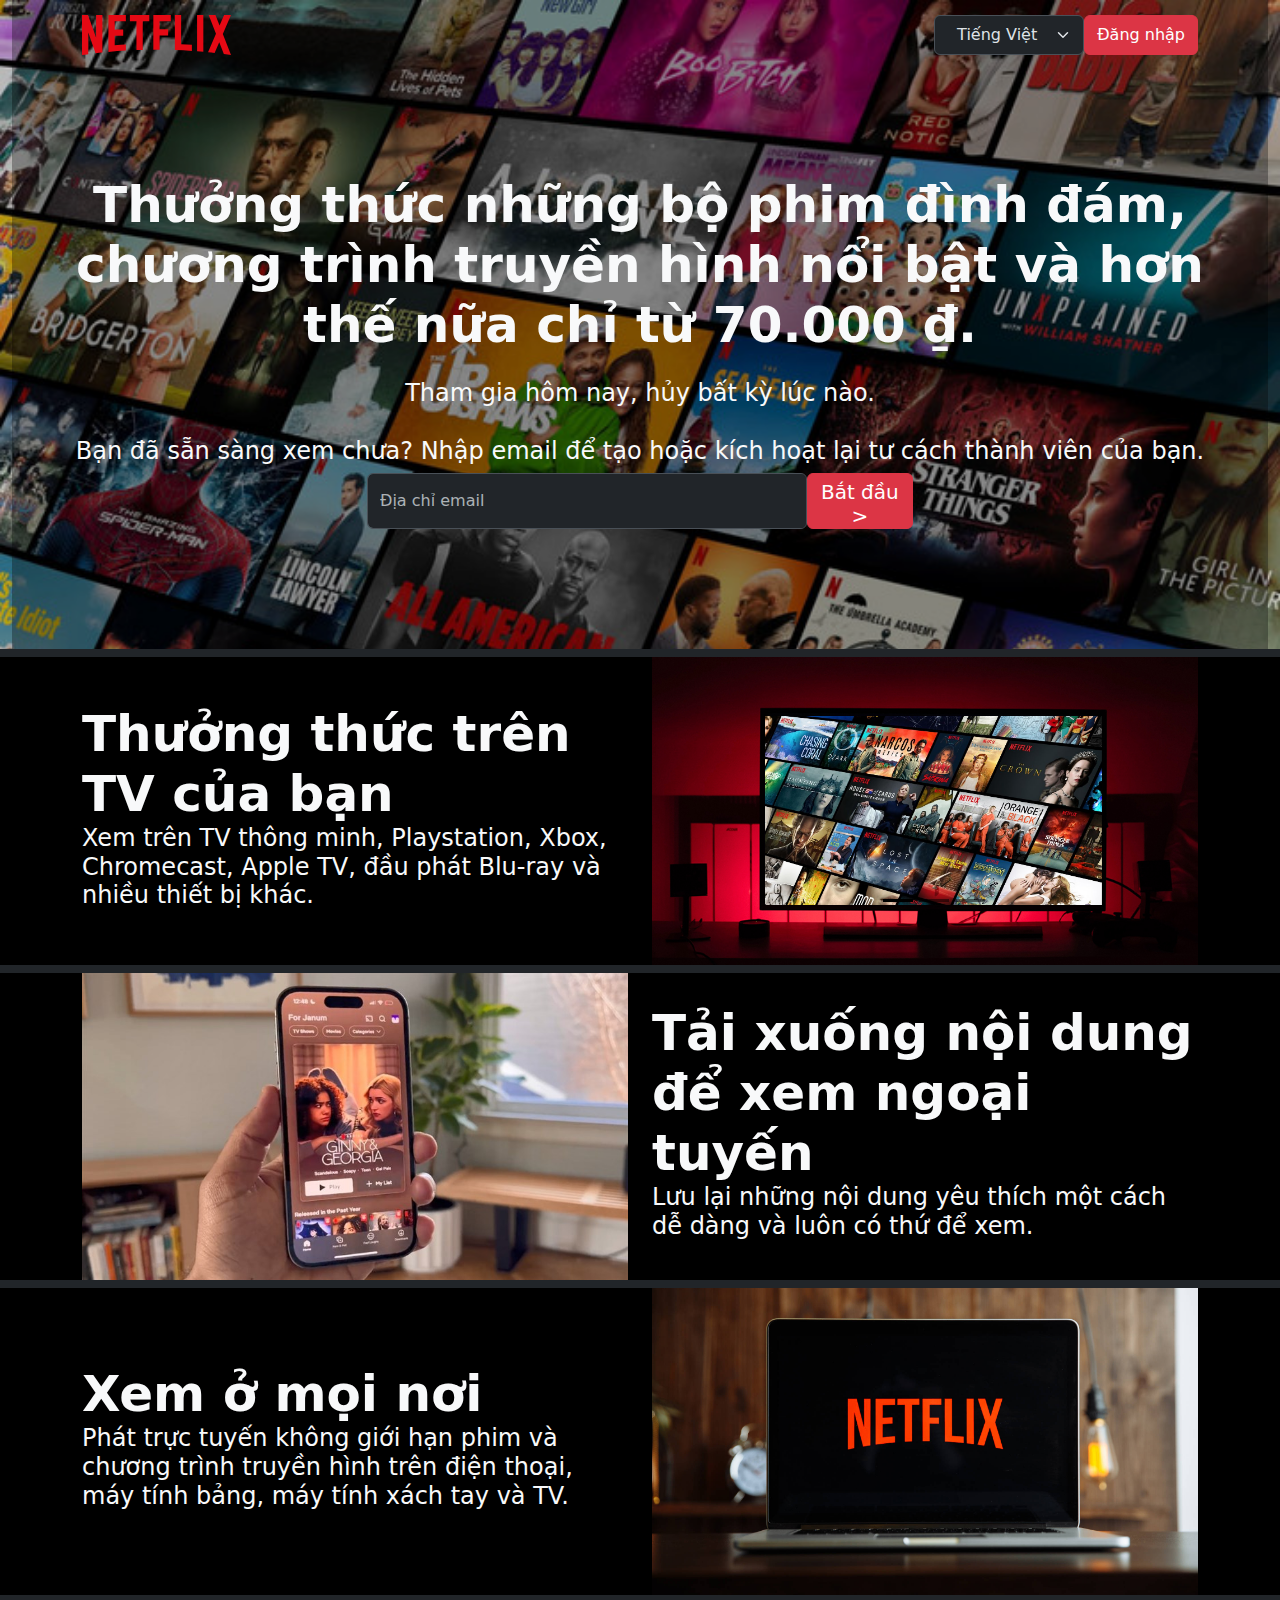
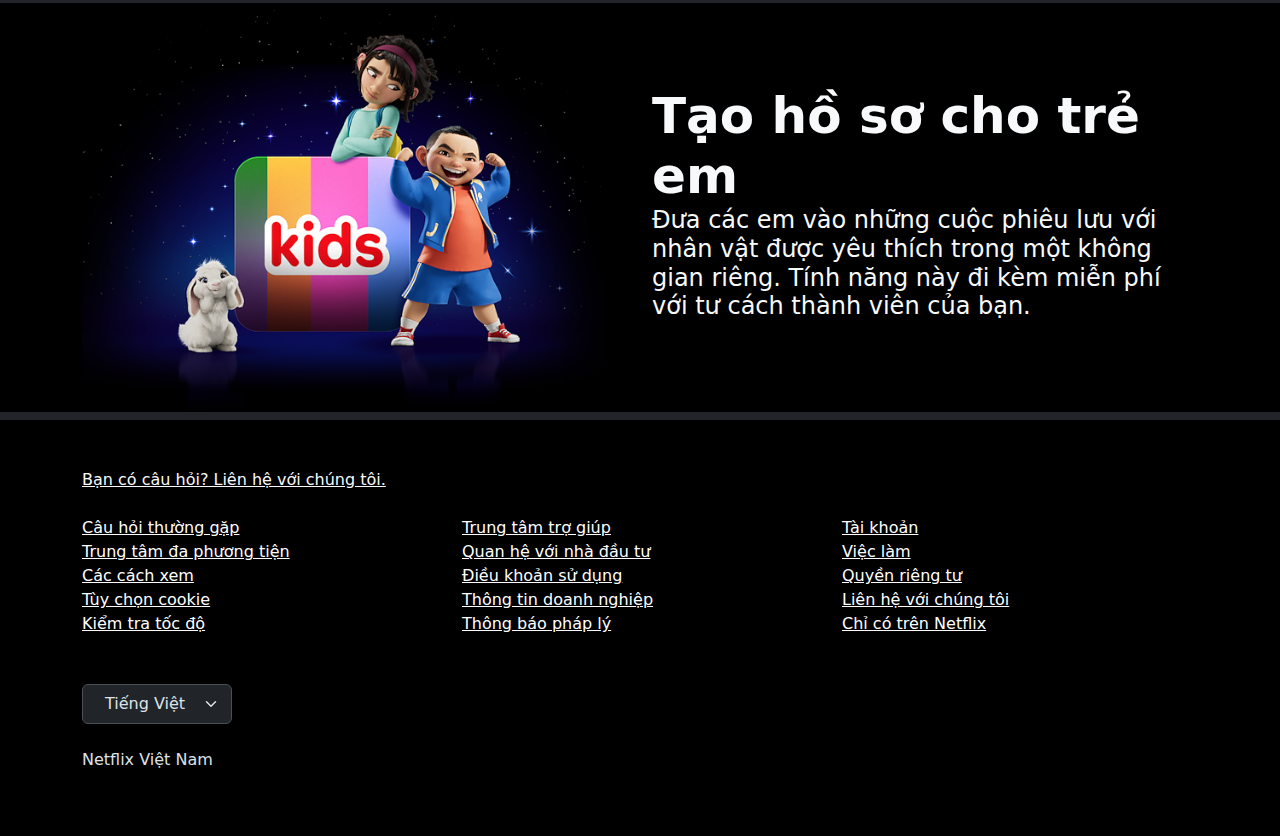
<file: Netflixdemo.html>
<!DOCTYPE html>
<html lang="en" data-bs-theme="dark">

<head>
    <meta charset="UTF-8">
    <meta name="viewport" content="width=device-width, initial-scale=1.0">
    <title>Netflix Demo</title>
    <link href="https://cdn.jsdelivr.net/npm/bootstrap@5.3.1/dist/css/bootstrap.min.css" rel="stylesheet">
    <link rel="stylesheet" href="/style.css">
    <script src="https://cdn.jsdelivr.net/npm/bootstrap@5.3.1/dist/js/bootstrap.bundle.min.js"></script>
</head>

<body>
    <div id="wrapper">
        <!-- header -->
        <header>
            <div id="header" class="container-fluid">
                <div class="container-fluid"
                    style="background-color: rgba(0, 0, 0, 0.3); background-size: cover; height: 100%;">
                    <!-- start header -->
                    <div class="container">
                        <div class="flex-container">
                            <div class="flex-item-left">
                                <img src="/Gallery/Logo.svg" alt="" class="h-100">
                            </div>
                            <div class="flex-item-right">
                                <select class="form-select" id="sel1" name="sellist1">
                                    <option>Tiếng Việt</option>
                                    <option>Tiếng Anh</option>
                                </select>
                                <button type="button" class="btn btn-danger">
                                    Đăng nhập
                                </button>
                            </div>
                        </div>
                    </div>
                    <!-- body header -->
                    <div class="container body-header">
                        <div class="display-5 text-light text-center">
                            Thưởng thức những bộ phim đình đám,
                            chương trình truyền hình nổi bật và hơn thế nữa chỉ từ 70.000 ₫.
                        </div>
                        <br>
                        <h4 class="text-light text-center">
                            Tham gia hôm nay, hủy bất kỳ lúc nào.
                            <br>
                            <br>
                            Bạn đã sẵn sàng xem chưa? Nhập email để tạo hoặc kích hoạt lại
                            tư cách thành viên của bạn.
                        </h4>
                        <!-- end-header -->
                        <div class="container d-flex justify-center w-50 ">
                            <input type="email" class="form-control" id="email" placeholder="Địa chỉ email"
                                name="email">
                            <button type="button" class="btn btn-danger pb-5">
                                <h5>Bắt đầu ></h5>
                            </button>
                        </div>
                    </div>
                </div>
            </div>
        </header>
    </div>

    <!-- section 1 -->
    <section>
        <div class="container-fluid mt-2"></div>
        <div id="content" class="container-fluid " style="background-color: black;">
            <div class="container">
                <div class="row" style="align-items: center;">
                    <div class="col-md-6">
                        <div class="display-5 text-light" style="font-weight: 800;">
                            Thưởng thức trên TV của bạn
                            <br>
                            <h4 class="text-light">
                                Xem trên TV thông minh, Playstation, Xbox, Chromecast, Apple TV,
                                đầu phát Blu-ray và nhiều thiết bị khác.
                            </h4>
                        </div>
                    </div>
                    <div class="col-md-6 carousel" style="position: relative;">
                        <img class="w-100"
                            src="/Gallery/tim-hieu-ve-netflix-uu-nhuoc-diem-va-cac-goi-cuoc (11)-800x450.jpg" alt="">
                        <!-- Carousel -->
                        <div id="demo" class="carousel slide" data-bs-ride="carousel" style="width: 59%;
                                height: 69%;
                                left: 22%;
                                top: 19%; position: absolute;">

                            <!-- Indicators/dots -->
                            <div class="carousel-indicators">
                                <button type="button" data-bs-target="#demo" data-bs-slide-to="0"
                                    class="active"></button>
                                <button type="button" data-bs-target="#demo" data-bs-slide-to="1"></button>
                                <button type="button" data-bs-target="#demo" data-bs-slide-to="2"></button>
                            </div>

                            <!-- The slideshow/carousel -->
                            <div class="carousel-inner">
                                <div class="carousel-item active">
                                    <img src="/Gallery/bg1-netflix.jpg" alt="Los Angeles" class="d-block"
                                        style="width:100%">
                                </div>
                                <div class="carousel-item">
                                    <img src="/Gallery/qovo7t8cdblumn39.jpg" alt="Chicago" class="d-block"
                                        style="width:100%">
                                </div>
                                <div class="carousel-item">
                                    <img src="/Gallery/bg1-netflix.jpg" alt="New York" class="d-block"
                                        style="width:100%">
                                </div>
                            </div>

                            <!-- Left and right controls/icons -->
                            <!-- <button class="carousel-control-prev" type="button" data-bs-target="#demo"
                                    data-bs-slide="prev">
                                    <span class="carousel-control-prev-icon"></span>
                                </button>
                                <button class="carousel-control-next" type="button" data-bs-target="#demo"
                                    data-bs-slide="next">
                                    <span class="carousel-control-next-icon"></span>
                                </button> -->
                        </div>
                        <!-- <img class="w-100"
                                src="/Gallery/tim-hieu-ve-netflix-uu-nhuoc-diem-va-cac-goi-cuoc (11)-800x450.jpg" alt=""> -->
                    </div>
                </div>
            </div>
        </div>
    </section>


    <!-- section 2 -->
    <section>
        <div class="container-fluid bg-dark mt-2"></div>
        <div id="content" class="container-fluid " style="background-color: black;">
            <div class="container">
                <div class="row" style="align-items: center;">
                    <div class="col-md-6">
                        <img class="w-100" src="/Gallery/2_1280x720-800-resize.jpg" alt="">
                    </div>
                    <div class="col-md-6">
                        <div class="display-5 text-light" style="font-weight: 800;">
                            Tải xuống nội dung để xem ngoại tuyến
                            <br>
                            <h4 class="text-light">
                                Lưu lại những nội dung yêu thích một cách dễ dàng và luôn có thứ để xem.
                            </h4>
                        </div>
                    </div>
                </div>
            </div>
        </div>
    </section>

    <!-- content 3 -->
    <section>
        <div class="container-fluid bg-dark mt-2"></div>
        <div id="content" class="container-fluid " style="background-color: black;">
            <div class="container">
                <div class="row" style="align-items: center;">
                    <div class="col-md-6">
                        <div class="display-5 text-light" style="font-weight: 800;">
                            Xem ở mọi nơi
                            <br>
                            <h4 class="text-light">
                                Phát trực tuyến không giới hạn phim và chương trình truyền hình trên điện thoại, máy
                                tính bảng, máy tính xách tay và TV.
                            </h4>
                        </div>
                    </div>
                    <div class="col-md-6">
                        <img class="w-100" src="/Gallery/qovo7t8cdblumn39.jpg" alt="">
                    </div>
                </div>
            </div>
        </div>
    </section>
    <!-- content 4 -->
    <section>
        <div class="container-fluid bg-dark mt-2"></div>
        <div id="content" class="container-fluid " style="background-color: black;">
            <div class="container">
                <div class="row" style="align-items: center;">
                    <div class="col-md-6">
                        <img class="w-100"
                            src="/Gallery/AAAABejKYujIIDQciqmGJJ8BtXkYKKTi5jiqexltvN1YmvXYIfX8B9CYwooUSIzOKneblRFthZAFsYLMgKMyNfeHwk16DmEkpIIcb6A3.png"
                            alt="">
                    </div>
                    <div class="col-md-6">
                        <div class="display-5 text-light" style="font-weight: 800;">
                            Tạo hồ sơ cho trẻ em
                            <br>
                            <h4 class="text-light">
                                Đưa các em vào những cuộc phiêu lưu với nhân vật được yêu thích trong một không gian
                                riêng. Tính năng này đi kèm miễn phí với tư cách thành viên của bạn.
                            </h4>
                        </div>
                    </div>
                </div>
            </div>
        </div>
    </section>


    <!-- footer -->
    <footer>
        <div class="container-fluid bg-dark mt-2"></div>
        <div class="container-fluid " style="background-color: black;">
            <div class="container pt-5 pb-5">
                <a href="" class="text-light">Bạn có câu hỏi? Liên hệ với chúng tôi.</a><br><br>
                <div class="row text-light">
                    <div class="container col-md-4">
                        <a href="">Câu hỏi thường gặp</a><br>
                        <a href="">Trung tâm đa phương tiện</a><br>
                        <a href="">Các cách xem</a><br>
                        <a href="">Tùy chọn cookie</a><br>
                        <a href="">Kiểm tra tốc độ</a><br>
                    </div>
                    <div class="container col-md-4">
                        <a href="">Trung tâm trợ giúp</a><br>
                        <a href="">
                            Quan hệ với nhà đầu tư</a><br>
                        <a href="">Điều khoản sử dụng</a><br>
                        <a href="">
                            Thông tin doanh nghiệp</a><br>
                        <a href="">
                            Thông báo pháp lý</a><br>
                    </div>
                    <div class="container col-md-4">
                        <a href="">
                            Tài khoản</a><br>
                        <a href="">
                            Việc làm</a><br>
                        <a href="">
                            Quyền riêng tư</a><br>
                        <a href="">
                            Liên hệ với chúng tôi</a><br>
                        <a href="">Chỉ có trên Netflix</a><br>
                    </div>
                </div><br><br>
                <div style="width: 150px;">
                    <select class="form-select" id="sel1" name="sellist1">
                        <option>Tiếng Việt</option>
                        <option>Tiếng Anh</option>
                    </select>
                </div><br>
                <p>Netflix Việt Nam </p>
            </div>
        </div>
        </div>
    </footer>


</body>

</html>
</file>
<file: style.css>
/* #wrapper {
    width: 100%;
}


}

 */
#header {
    background-image: url(/Gallery/ictvietnam.mediacdn.vn-162041676108402688-2022-11-27-_netflix-16695549643941955374520-0-0-1125-1800-crop-16695549741742062446321.jpeg);
    background-size: cover;
}

.body-header {
    /* justify-content: center; */
    /* align-items: center; */
    padding: 120px 0;
}

.flex-container {
    display: flex;
    flex-direction: row;
    padding-top: 15px;
}

.flex-item-left {
    flex: 50%;
    height: 40px;
}

.flex-item-right {
    flex: -50%;
    display: flex;
}

@media(max-width:800px) {
    .flex-container {
        flex-direction: column;
        justify-content: center;
    }
}

.form-select {
    cursor: pointer;
    height: 40px;
    width: 150px;
    text-align: center;
}

.btn {
    height: 40px;

}

/* .carousel {
    background-image: url(/Gallery/tim-hieu-ve-netflix-uu-nhuoc-diem-va-cac-goi-cuoc\ \(11\)-800x450.jpg);
    background-size: cover;
} */

a {
    color: white;
}

.justify-center {
    justify-content: center;
    max-height: 60px;
}

.display-5 {
    font-size: 50px !important;
    font-weight: 800 !important;
}
</file>
